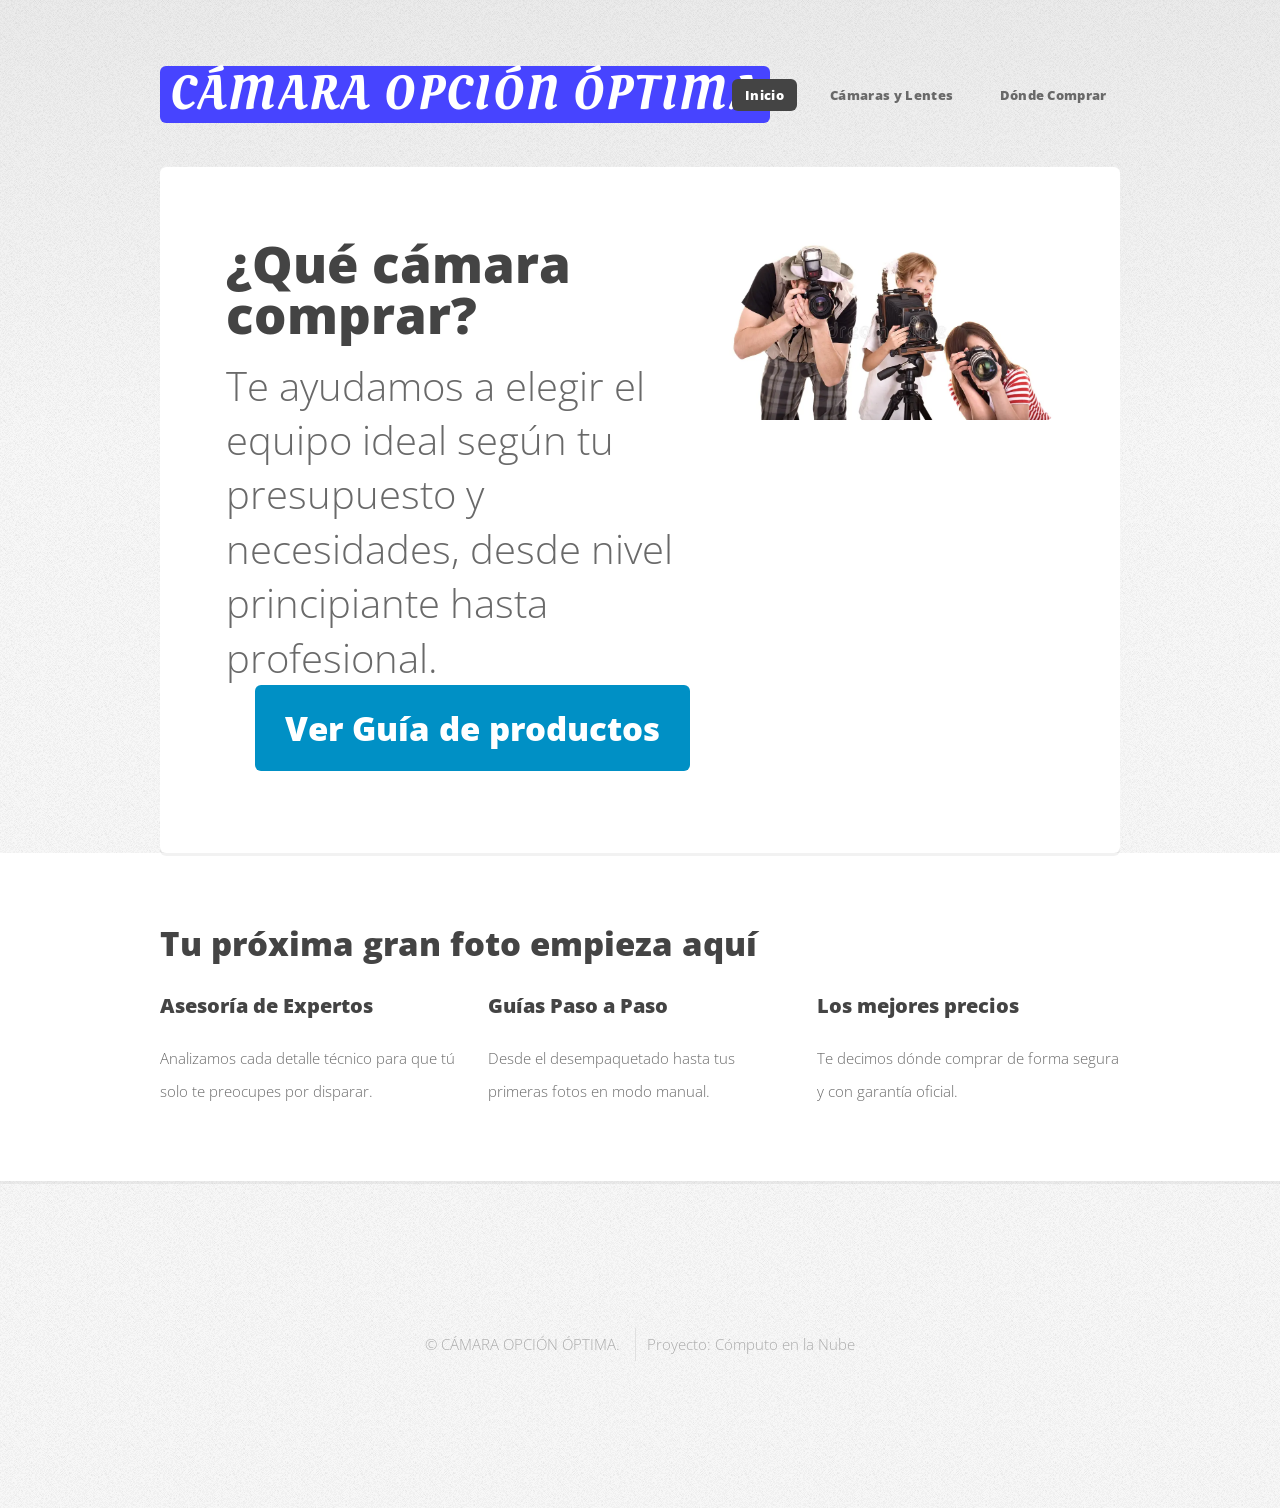
<file: index.html>
<!DOCTYPE HTML>
<html lang="es">
	<head>
		<title>Inicio - Cámara Opción Óptima</title>
		<meta charset="utf-8" />
		<meta name="viewport" content="width=device-width, initial-scale=1, user-scalable=no" />
		<link rel="stylesheet" href="assets/css/main.css" />
	</head>
	<body class="is-preload homepage">
		<div id="page-wrapper">

			<div id="header-wrapper">
					<header id="header" class="container">
						<div id="logo">
								<h1><a href="index.html">CÁMARA OPCIÓN ÓPTIMA</a></h1>
							</div>
						<nav id="nav">
								<ul>
									<li class="current"><a href="index.html">Inicio</a></li>
									<li><a href="productos.html">Cámaras y Lentes</a></li>
									<li><a href="donde-comprar.html">Dónde Comprar</a></li>
								</ul>
							</nav>
					</header>
				</div>

			<div id="banner-wrapper">
					<div id="banner" class="box container">
						<div class="row">
							<div class="col-7 col-12-medium">
								<h2>¿Qué cámara comprar?</h2>
								<p>Te ayudamos a elegir el equipo ideal según tu presupuesto y necesidades, desde nivel principiante hasta profesional.</p>
								<ul class="actions">
									<li><a href="productos.html" class="button large">Ver Guía de productos</a></li>
								</ul>
							</div>
							<div class="col-5 col-12-medium">
								<span class="image featured"><img src="images/banner_portada.jpg" alt="Persona feliz usando cámara profesional" /></span>
							</div>
						</div>
					</div>
				</div>

			<div id="main-wrapper">
					<div class="container">
						<section id="features">
							<header class="major">
								<h2>Tu próxima gran foto empieza aquí</h2>
							</header>
							<div class="row">
								<div class="col-4 col-12-medium">
									<section>
										<h3>Asesoría de Expertos</h3>
										<p>Analizamos cada detalle técnico para que tú solo te preocupes por disparar.</p>
									</section>
								</div>
								<div class="col-4 col-12-medium">
									<section>
										<h3>Guías Paso a Paso</h3>
										<p>Desde el desempaquetado hasta tus primeras fotos en modo manual.</p>
									</section>
								</div>
								<div class="col-4 col-12-medium">
									<section>
										<h3>Los mejores precios</h3>
										<p>Te decimos dónde comprar de forma segura y con garantía oficial.</p>
									</section>
								</div>
							</div>
						</section>
					</div>
				</div>

			<div id="footer-wrapper">
					<footer id="footer" class="container">
						<div id="copyright">
							<ul class="menu">
								<li>&copy; CÁMARA OPCIÓN ÓPTIMA.</li>
								<li>Proyecto: Cómputo en la Nube</li>
							</ul>
						</div>
					</footer>
				</div>
		</div>

		<script src="assets/js/jquery.min.js"></script>
			<script src="assets/js/jquery.dropotron.min.js"></script>
			<script src="assets/js/browser.min.js"></script>
			<script src="assets/js/breakpoints.min.js"></script>
			<script src="assets/js/util.js"></script>
			<script src="assets/js/main.js"></script>
	</body>
</html>
</file>
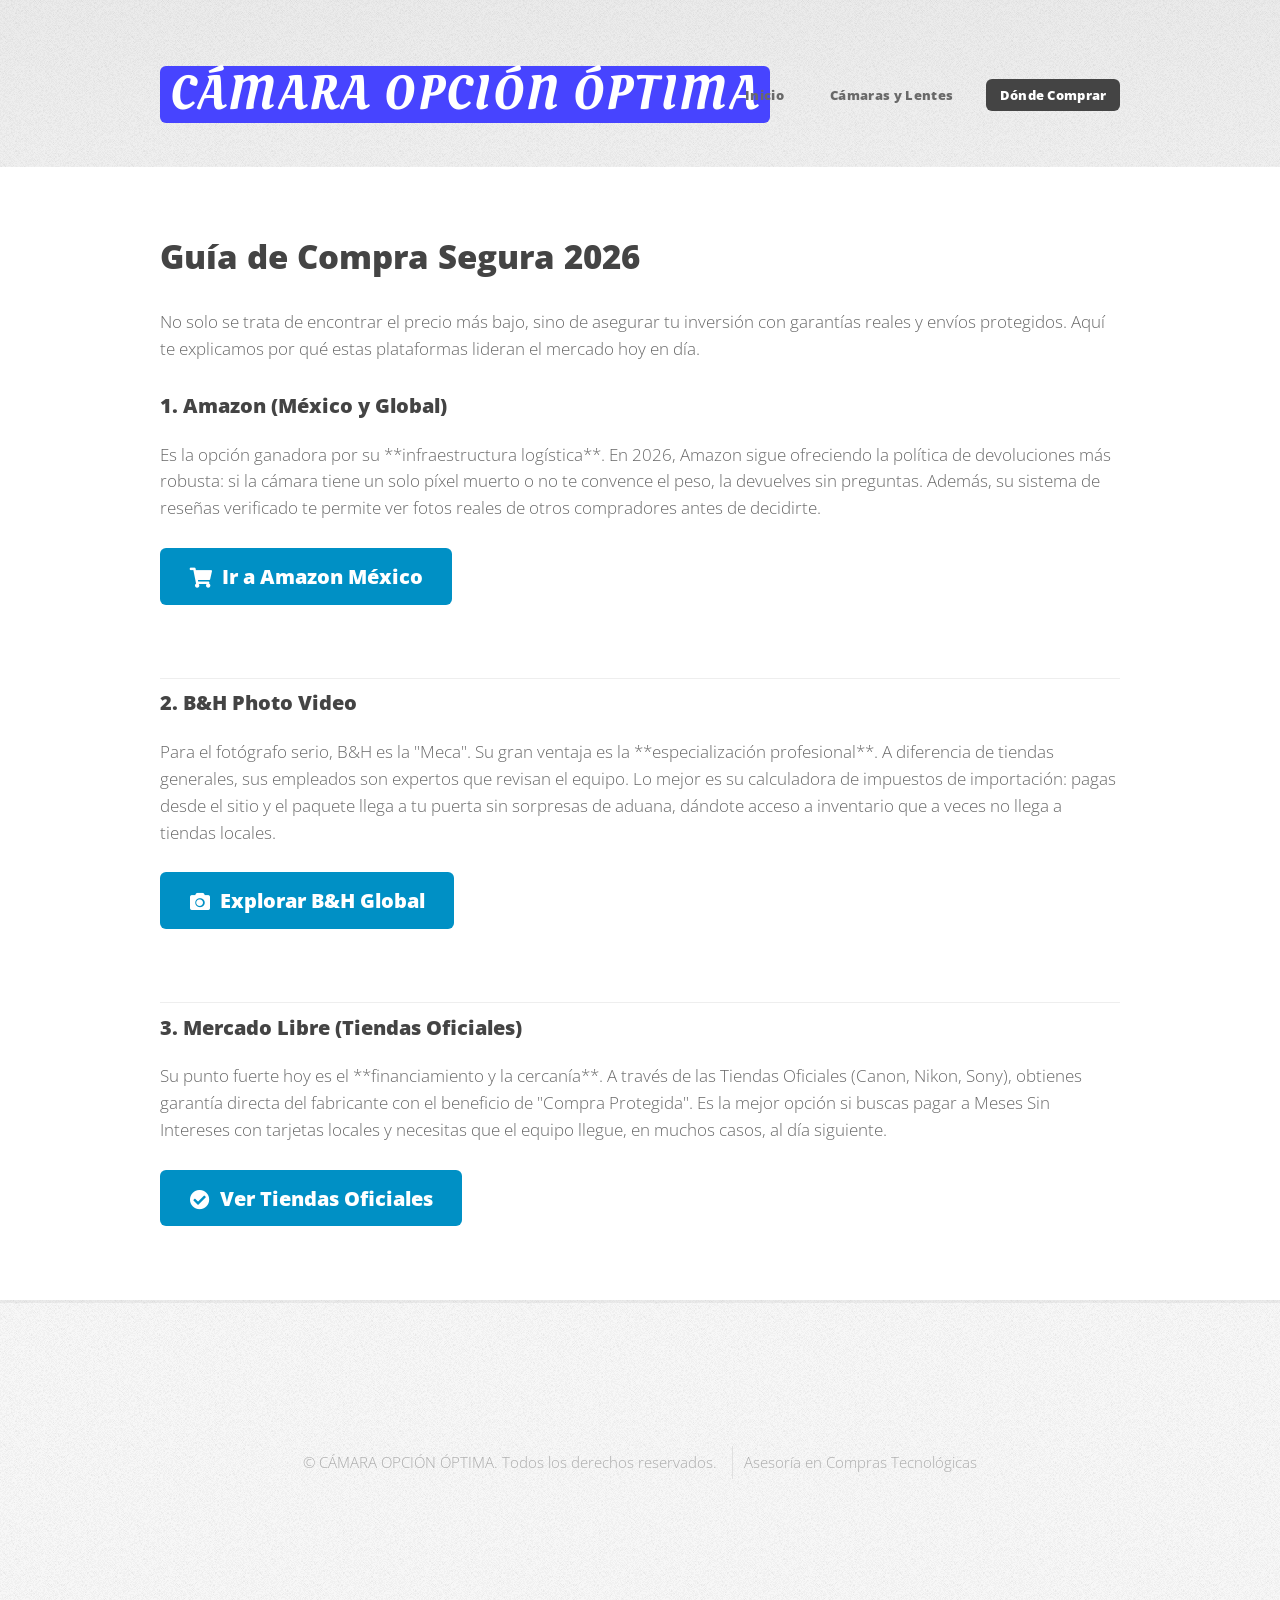
<file: donde-comprar.html>
<!DOCTYPE HTML>
<html>
    <head>
        <title>Dónde Comprar - Cámara Opción Óptima</title>
        <meta charset="utf-8" />
        <meta name="viewport" content="width=device-width, initial-scale=1, user-scalable=no" />
        <link rel="stylesheet" href="assets/css/main.css" />
        <style>
            /* Ajuste rápido para el tamaño de letra de las descripciones */
            .tienda-desc {
                font-size: 1.15em;
                line-height: 1.6em;
                margin-bottom: 1.5em;
            }
            .link-tienda {
                font-weight: bold;
                text-decoration: underline;
                color: #4466cc;
            }
        </style>
    </head>
    <body class="is-preload no-sidebar">
        <div id="page-wrapper">

            <div id="header-wrapper">
                    <header id="header" class="container">
                        <div id="logo">
                                <h1><a href="index.html">CÁMARA OPCIÓN ÓPTIMA</a></h1>
                            </div>
                        <nav id="nav">
                                <ul>
                                    <li><a href="index.html">Inicio</a></li>
                                    <li><a href="productos.html">Cámaras y Lentes</a></li>
                                    <li class="current"><a href="donde-comprar.html">Dónde Comprar</a></li>
                                </ul>
                            </nav>
                    </header>
                </div>

            <div id="main-wrapper">
                    <div class="container">
                        <div id="content">

                            <article>
                                    <h2>Guía de Compra Segura 2026</h2>
                                    <p class="tienda-desc">No solo se trata de encontrar el precio más bajo, sino de asegurar tu inversión con garantías reales y envíos protegidos. Aquí te explicamos por qué estas plataformas lideran el mercado hoy en día.</p>

                                    <section>
                                        <h3>1. Amazon (México y Global)</h3>
                                        <p class="tienda-desc">
                                            Es la opción ganadora por su **infraestructura logística**. En 2026, Amazon sigue ofreciendo la política de devoluciones más robusta: si la cámara tiene un solo píxel muerto o no te convence el peso, la devuelves sin preguntas. Además, su sistema de reseñas verificado te permite ver fotos reales de otros compradores antes de decidirte.
                                        </p>
                                        <p><a href="https://www.amazon.com.mx" target="_blank" class="button icon solid fa-shopping-cart">Ir a Amazon México</a></p>
                                    </section>

                                    <hr />

                                    <section>
                                        <h3>2. B&H Photo Video</h3>
                                        <p class="tienda-desc">
                                            Para el fotógrafo serio, B&H es la "Meca". Su gran ventaja es la **especialización profesional**. A diferencia de tiendas generales, sus empleados son expertos que revisan el equipo. Lo mejor es su calculadora de impuestos de importación: pagas desde el sitio y el paquete llega a tu puerta sin sorpresas de aduana, dándote acceso a inventario que a veces no llega a tiendas locales.
                                        </p>
                                        <p><a href="https://www.bhphotovideo.com" target="_blank" class="button icon solid fa-camera">Explorar B&H Global</a></p>
                                    </section>

                                    <hr />

                                    <section>
                                        <h3>3. Mercado Libre (Tiendas Oficiales)</h3>
                                        <p class="tienda-desc">
                                            Su punto fuerte hoy es el **financiamiento y la cercanía**. A través de las Tiendas Oficiales (Canon, Nikon, Sony), obtienes garantía directa del fabricante con el beneficio de "Compra Protegida". Es la mejor opción si buscas pagar a Meses Sin Intereses con tarjetas locales y necesitas que el equipo llegue, en muchos casos, al día siguiente.
                                        </p>
                                        <p><a href="https://www.mercadolibre.com.mx/tiendas-oficiales" target="_blank" class="button icon solid fa-check-circle">Ver Tiendas Oficiales</a></p>
                                    </section>
                                </article>

                        </div>
                    </div>
                </div>

            <div id="footer-wrapper">
                    <footer id="footer" class="container">
                        <div id="copyright">
                            <ul class="menu">
                                <li>&copy; CÁMARA OPCIÓN ÓPTIMA. Todos los derechos reservados.</li>
                                <li>Asesoría en Compras Tecnológicas</li>
                            </ul>
                        </div>
                    </footer>
                </div>
        </div>

        <script src="assets/js/jquery.min.js"></script>
            <script src="assets/js/jquery.dropotron.min.js"></script>
            <script src="assets/js/browser.min.js"></script>
            <script src="assets/js/breakpoints.min.js"></script>
            <script src="assets/js/util.js"></script>
            <script src="assets/js/main.js"></script>
    </body>
</html>
</file>
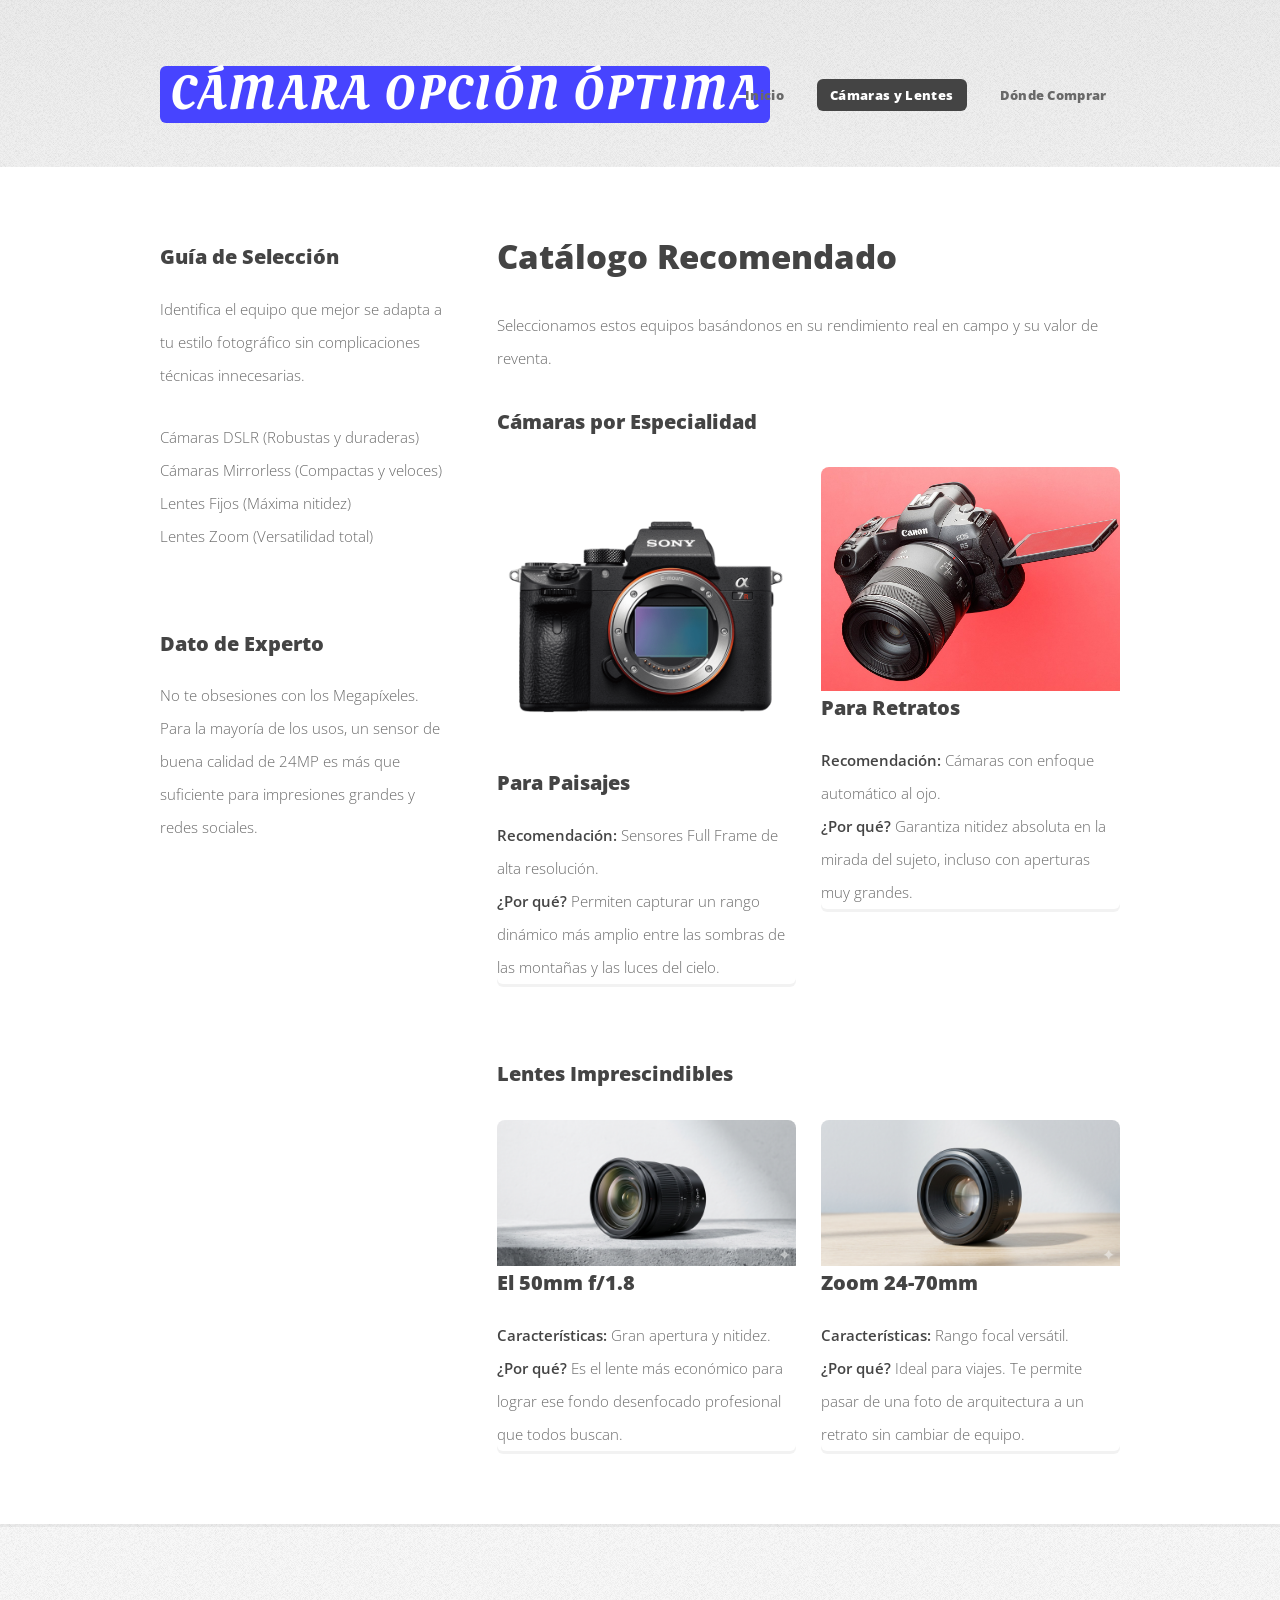
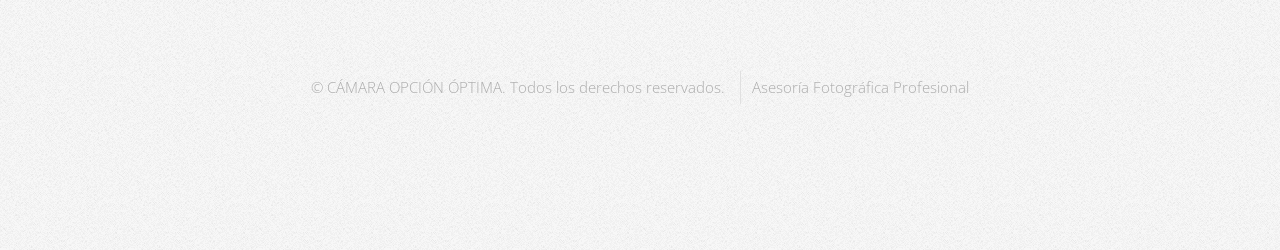
<file: productos.html>
<!DOCTYPE HTML>
<html>
	<head>
		<title>Cámaras y Lentes - Cámara Opción Óptima</title>
		<meta charset="utf-8" />
		<meta name="viewport" content="width=device-width, initial-scale=1, user-scalable=no" />
		<link rel="stylesheet" href="assets/css/main.css" />
	</head>
	<body class="is-preload left-sidebar">
		<div id="page-wrapper">

			<div id="header-wrapper">
					<header id="header" class="container">

						<div id="logo">
								<h1><a href="index.html">CÁMARA OPCIÓN ÓPTIMA</a></h1>
							</div>

						<nav id="nav">
								<ul>
									<li><a href="index.html">Inicio</a></li>
									<li class="current"><a href="productos.html">Cámaras y Lentes</a></li>
									<li><a href="donde-comprar.html">Dónde Comprar</a></li>
								</ul>
							</nav>

					</header>
				</div>

			<div id="main-wrapper">
					<div class="container">
						<div class="row gtr-200">
							<div class="col-4 col-12-medium">
								<div id="sidebar">

									<section>
											<h3>Guía de Selección</h3>
											<p>Identifica el equipo que mejor se adapta a tu estilo fotográfico sin complicaciones técnicas innecesarias.</p>
											<ul class="style2">
												<li>Cámaras DSLR (Robustas y duraderas)</li>
												<li>Cámaras Mirrorless (Compactas y veloces)</li>
												<li>Lentes Fijos (Máxima nitidez)</li>
												<li>Lentes Zoom (Versatilidad total)</li>
											</ul>
										</section>

										<section>
											<h3>Dato de Experto</h3>
											<p>No te obsesiones con los Megapíxeles. Para la mayoría de los usos, un sensor de buena calidad de 24MP es más que suficiente para impresiones grandes y redes sociales.</p>
										</section>

								</div>
							</div>
							<div class="col-8 col-12-medium imp-medium">
								<div id="content">

									<article>
											<h2>Catálogo Recomendado</h2>
											<p>Seleccionamos estos equipos basándonos en su rendimiento real en campo y su valor de reventa.</p>

											<section>
												<header class="major">
													<h3>Cámaras por Especialidad</h3>
												</header>
												<div class="row">
													<div class="col-6 col-12-small">
														<section class="box feature">
															<span class="image featured"><img src="images/camara_paisajes.jpg" alt="Cámara Paisaje" /></span>
															<h3>Para Paisajes</h3>
															<p><strong>Recomendación:</strong> Sensores Full Frame de alta resolución.<br />
															<strong>¿Por qué?</strong> Permiten capturar un rango dinámico más amplio entre las sombras de las montañas y las luces del cielo.</p>
														</section>
													</div>
													<div class="col-6 col-12-small">
														<section class="box feature">
															<span class="image featured"><img src="images/camara_retratos.jpg" alt="Cámara Retrato" /></span>
															<h3>Para Retratos</h3>
															<p><strong>Recomendación:</strong> Cámaras con enfoque automático al ojo.<br />
															<strong>¿Por qué?</strong> Garantiza nitidez absoluta en la mirada del sujeto, incluso con aperturas muy grandes.</p>
														</section>
													</div>
												</div>
											</section>

											<section>
												<header class="major">
													<h3>Lentes Imprescindibles</h3>
												</header>
												<div class="row">
													<div class="col-6 col-12-small">
														<section class="box feature">
															<span class="image featured"><img src="images/lente_50mm.jpg" alt="Lente Fijo" /></span>
															<h3>El 50mm f/1.8</h3>
															<p><strong>Características:</strong> Gran apertura y nitidez.<br />
															<strong>¿Por qué?</strong> Es el lente más económico para lograr ese fondo desenfocado profesional que todos buscan.</p>
														</section>
													</div>
													<div class="col-6 col-12-small">
														<section class="box feature">
															<span class="image featured"><img src="images/lente_zoom.jpg" alt="Lente Zoom" /></span>
															<h3>Zoom 24-70mm</h3>
															<p><strong>Características:</strong> Rango focal versátil.<br />
															<strong>¿Por qué?</strong> Ideal para viajes. Te permite pasar de una foto de arquitectura a un retrato sin cambiar de equipo.</p>
														</section>
													</div>
												</div>
											</section>
										</article>

								</div>
							</div>
						</div>
					</div>
				</div>

			<div id="footer-wrapper">
					<footer id="footer" class="container">
						<div id="copyright">
							<ul class="menu">
								<li>&copy; CÁMARA OPCIÓN ÓPTIMA. Todos los derechos reservados.</li>
								<li>Asesoría Fotográfica Profesional</li>
							</ul>
						</div>
					</footer>
				</div>

		</div>

		<script src="assets/js/jquery.min.js"></script>
			<script src="assets/js/jquery.dropotron.min.js"></script>
			<script src="assets/js/browser.min.js"></script>
			<script src="assets/js/breakpoints.min.js"></script>
			<script src="assets/js/util.js"></script>
			<script src="assets/js/main.js"></script>

	</body>
</html>
</file>
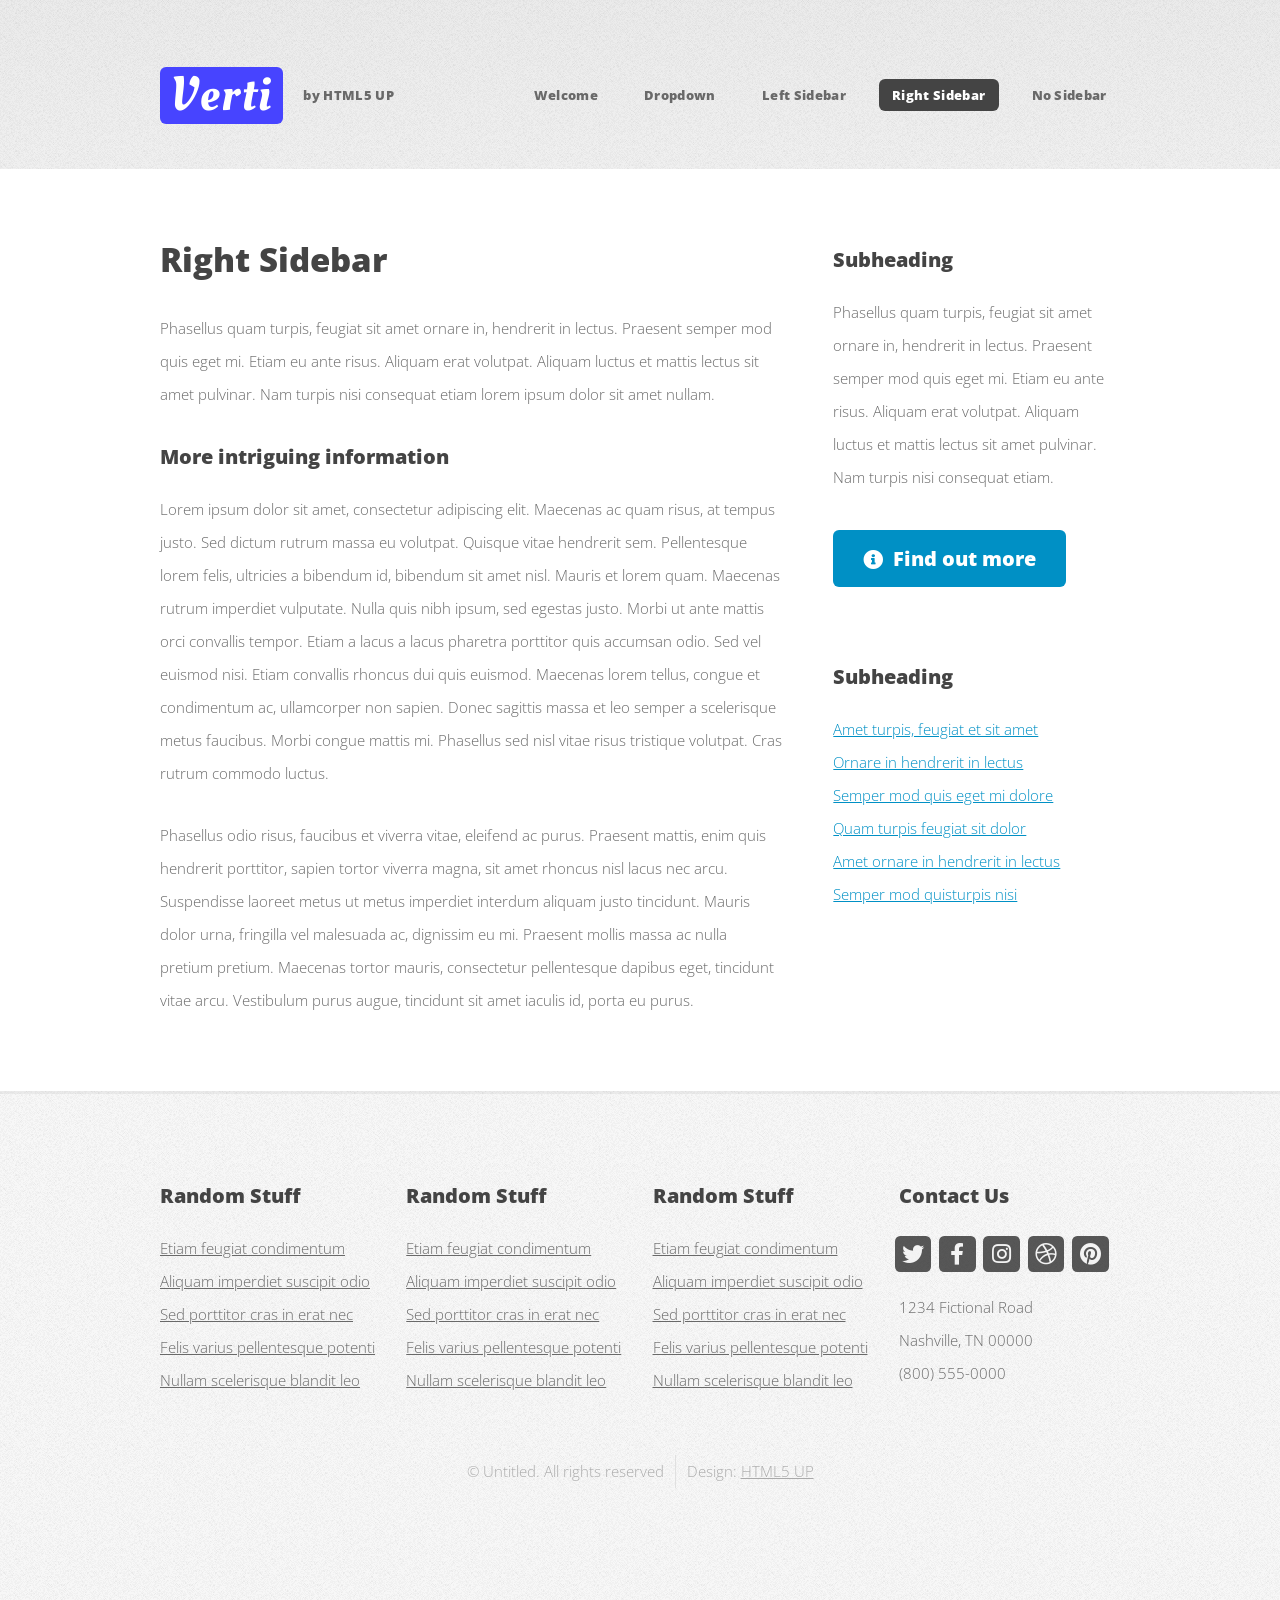
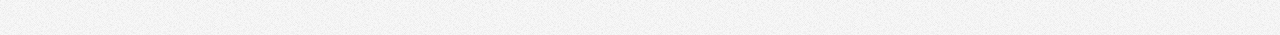
<file: right-sidebar.html>
<!DOCTYPE HTML>
<!--
	Verti by HTML5 UP
	html5up.net | @ajlkn
	Free for personal and commercial use under the CCA 3.0 license (html5up.net/license)
-->
<html>
	<head>
		<title>Verti by HTML5 UP</title>
		<meta charset="utf-8" />
		<meta name="viewport" content="width=device-width, initial-scale=1, user-scalable=no" />
		<link rel="stylesheet" href="assets/css/main.css" />
	</head>
	<body class="is-preload right-sidebar">
		<div id="page-wrapper">

			<!-- Header -->
				<div id="header-wrapper">
					<header id="header" class="container">

						<!-- Logo -->
							<div id="logo">
								<h1><a href="index.html">Verti</a></h1>
								<span>by HTML5 UP</span>
							</div>

						<!-- Nav -->
							<nav id="nav">
								<ul>
									<li><a href="index.html">Welcome</a></li>
									<li>
										<a href="#">Dropdown</a>
										<ul>
											<li><a href="#">Lorem ipsum dolor</a></li>
											<li><a href="#">Magna phasellus</a></li>
											<li>
												<a href="#">Phasellus consequat</a>
												<ul>
													<li><a href="#">Lorem ipsum dolor</a></li>
													<li><a href="#">Phasellus consequat</a></li>
													<li><a href="#">Magna phasellus</a></li>
													<li><a href="#">Etiam dolore nisl</a></li>
												</ul>
											</li>
											<li><a href="#">Veroeros feugiat</a></li>
										</ul>
									</li>
									<li><a href="left-sidebar.html">Left Sidebar</a></li>
									<li class="current"><a href="right-sidebar.html">Right Sidebar</a></li>
									<li><a href="no-sidebar.html">No Sidebar</a></li>
								</ul>
							</nav>

					</header>
				</div>

			<!-- Main -->
				<div id="main-wrapper">
					<div class="container">
						<div class="row gtr-200">
							<div class="col-8 col-12-medium">
								<div id="content">

									<!-- Content -->
										<article>

											<h2>Right Sidebar</h2>

											<p>Phasellus quam turpis, feugiat sit amet ornare in, hendrerit in lectus.
											Praesent semper mod quis eget mi. Etiam eu ante risus. Aliquam erat volutpat.
											Aliquam luctus et mattis lectus sit amet pulvinar. Nam turpis nisi
											consequat etiam lorem ipsum dolor sit amet nullam.</p>

											<h3>More intriguing information</h3>
											<p>Lorem ipsum dolor sit amet, consectetur adipiscing elit. Maecenas ac quam risus, at tempus
											justo. Sed dictum rutrum massa eu volutpat. Quisque vitae hendrerit sem. Pellentesque lorem felis,
											ultricies a bibendum id, bibendum sit amet nisl. Mauris et lorem quam. Maecenas rutrum imperdiet
											vulputate. Nulla quis nibh ipsum, sed egestas justo. Morbi ut ante mattis orci convallis tempor.
											Etiam a lacus a lacus pharetra porttitor quis accumsan odio. Sed vel euismod nisi. Etiam convallis
											rhoncus dui quis euismod. Maecenas lorem tellus, congue et condimentum ac, ullamcorper non sapien.
											Donec sagittis massa et leo semper a scelerisque metus faucibus. Morbi congue mattis mi.
											Phasellus sed nisl vitae risus tristique volutpat. Cras rutrum commodo luctus.</p>

											<p>Phasellus odio risus, faucibus et viverra vitae, eleifend ac purus. Praesent mattis, enim
											quis hendrerit porttitor, sapien tortor viverra magna, sit amet rhoncus nisl lacus nec arcu.
											Suspendisse laoreet metus ut metus imperdiet interdum aliquam justo tincidunt. Mauris dolor urna,
											fringilla vel malesuada ac, dignissim eu mi. Praesent mollis massa ac nulla pretium pretium.
											Maecenas tortor mauris, consectetur pellentesque dapibus eget, tincidunt vitae arcu.
											Vestibulum purus augue, tincidunt sit amet iaculis id, porta eu purus.</p>

										</article>

								</div>
							</div>
							<div class="col-4 col-12-medium">
								<div id="sidebar">

									<!-- Sidebar -->
										<section>
											<h3>Subheading</h3>
											<p>Phasellus quam turpis, feugiat sit amet ornare in, hendrerit in lectus.
											Praesent semper mod quis eget mi. Etiam eu ante risus. Aliquam erat volutpat.
											Aliquam luctus et mattis lectus sit amet pulvinar. Nam turpis nisi
											consequat etiam.</p>
											<footer>
												<a href="#" class="button icon solid fa-info-circle">Find out more</a>
											</footer>
										</section>

										<section>
											<h3>Subheading</h3>
											<ul class="style2">
												<li><a href="#">Amet turpis, feugiat et sit amet</a></li>
												<li><a href="#">Ornare in hendrerit in lectus</a></li>
												<li><a href="#">Semper mod quis eget mi dolore</a></li>
												<li><a href="#">Quam turpis feugiat sit dolor</a></li>
												<li><a href="#">Amet ornare in hendrerit in lectus</a></li>
												<li><a href="#">Semper mod quisturpis nisi</a></li>
											</ul>
										</section>

								</div>
							</div>
						</div>
					</div>
				</div>

			<!-- Footer -->
				<div id="footer-wrapper">
					<footer id="footer" class="container">
						<div class="row">
							<div class="col-3 col-6-medium col-12-small">

								<!-- Links -->
									<section class="widget links">
										<h3>Random Stuff</h3>
										<ul class="style2">
											<li><a href="#">Etiam feugiat condimentum</a></li>
											<li><a href="#">Aliquam imperdiet suscipit odio</a></li>
											<li><a href="#">Sed porttitor cras in erat nec</a></li>
											<li><a href="#">Felis varius pellentesque potenti</a></li>
											<li><a href="#">Nullam scelerisque blandit leo</a></li>
										</ul>
									</section>

							</div>
							<div class="col-3 col-6-medium col-12-small">

								<!-- Links -->
									<section class="widget links">
										<h3>Random Stuff</h3>
										<ul class="style2">
											<li><a href="#">Etiam feugiat condimentum</a></li>
											<li><a href="#">Aliquam imperdiet suscipit odio</a></li>
											<li><a href="#">Sed porttitor cras in erat nec</a></li>
											<li><a href="#">Felis varius pellentesque potenti</a></li>
											<li><a href="#">Nullam scelerisque blandit leo</a></li>
										</ul>
									</section>

							</div>
							<div class="col-3 col-6-medium col-12-small">

								<!-- Links -->
									<section class="widget links">
										<h3>Random Stuff</h3>
										<ul class="style2">
											<li><a href="#">Etiam feugiat condimentum</a></li>
											<li><a href="#">Aliquam imperdiet suscipit odio</a></li>
											<li><a href="#">Sed porttitor cras in erat nec</a></li>
											<li><a href="#">Felis varius pellentesque potenti</a></li>
											<li><a href="#">Nullam scelerisque blandit leo</a></li>
										</ul>
									</section>

							</div>
							<div class="col-3 col-6-medium col-12-small">

								<!-- Contact -->
									<section class="widget contact">
										<h3>Contact Us</h3>
										<ul>
											<li><a href="#" class="icon brands fa-twitter"><span class="label">Twitter</span></a></li>
											<li><a href="#" class="icon brands fa-facebook-f"><span class="label">Facebook</span></a></li>
											<li><a href="#" class="icon brands fa-instagram"><span class="label">Instagram</span></a></li>
											<li><a href="#" class="icon brands fa-dribbble"><span class="label">Dribbble</span></a></li>
											<li><a href="#" class="icon brands fa-pinterest"><span class="label">Pinterest</span></a></li>
										</ul>
										<p>1234 Fictional Road<br />
										Nashville, TN 00000<br />
										(800) 555-0000</p>
									</section>

							</div>
						</div>
						<div class="row">
							<div class="col-12">
								<div id="copyright">
									<ul class="menu">
										<li>&copy; Untitled. All rights reserved</li><li>Design: <a href="http://html5up.net">HTML5 UP</a></li>
									</ul>
								</div>
							</div>
						</div>
					</footer>
				</div>

			</div>

		<!-- Scripts -->

			<script src="assets/js/jquery.min.js"></script>
			<script src="assets/js/jquery.dropotron.min.js"></script>
			<script src="assets/js/browser.min.js"></script>
			<script src="assets/js/breakpoints.min.js"></script>
			<script src="assets/js/util.js"></script>
			<script src="assets/js/main.js"></script>

	</body>
</html>
</file>
<file: assets/css/main.css>
@import url("fontawesome-all.min.css");
@import url("https://fonts.googleapis.com/css?family=Oleo+Script:400|Open+Sans:300,300italic,600,600italic,800");

/*
	Verti by HTML5 UP
	html5up.net | @ajlkn
	Free for personal and commercial use under the CCA 3.0 license (html5up.net/license)
*/

html, body, div, span, applet, object,
iframe, h1, h2, h3, h4, h5, h6, p, blockquote,
pre, a, abbr, acronym, address, big, cite,
code, del, dfn, em, img, ins, kbd, q, s, samp,
small, strike, strong, sub, sup, tt, var, b,
u, i, center, dl, dt, dd, ol, ul, li, fieldset,
form, label, legend, table, caption, tbody,
tfoot, thead, tr, th, td, article, aside,
canvas, details, embed, figure, figcaption,
footer, header, hgroup, menu, nav, output, ruby,
section, summary, time, mark, audio, video {
	margin: 0;
	padding: 0;
	border: 0;
	font-size: 100%;
	font: inherit;
	vertical-align: baseline;}

article, aside, details, figcaption, figure,
footer, header, hgroup, menu, nav, section {
	display: block;}

body {
	line-height: 1;
}

ol, ul {
	list-style: none;
}

blockquote, q {
	quotes: none;
}

	blockquote:before, blockquote:after, q:before, q:after {
		content: '';
		content: none;
	}

table {
	border-collapse: collapse;
	border-spacing: 0;
}

body {
	-webkit-text-size-adjust: none;
}

mark {
	background-color: transparent;
	color: inherit;
}

input::-moz-focus-inner {
	border: 0;
	padding: 0;
}

input, select, textarea {
	-moz-appearance: none;
	-webkit-appearance: none;
	-ms-appearance: none;
	appearance: none;
}

/* Basic */

	@-ms-viewport {
		width: device-width;
	}

	html {
		box-sizing: border-box;
	}

	*, *:before, *:after {
		box-sizing: inherit;
	}

	body {
		background-image: -moz-linear-gradient(top, rgba(0, 0, 0, 0.05), rgba(0, 0, 0, 0)), url("images/bg01.png");
		background-image: -webkit-linear-gradient(top, rgba(0, 0, 0, 0.05), rgba(0, 0, 0, 0)), url("images/bg01.png");
		background-image: -ms-linear-gradient(top, rgba(0, 0, 0, 0.05), rgba(0, 0, 0, 0)), url("images/bg01.png");
		background-image: linear-gradient(top, rgba(0, 0, 0, 0.05), rgba(0, 0, 0, 0)), url("images/bg01.png");
		background-color: #f7f7f7;
		background-position: top left, top left;
		background-repeat: repeat-x, repeat;
		background-size: 100% 30em, auto;
		font-family: 'Open Sans', sans-serif;
		font-size: 13pt;
		color: #696969;
		font-weight: 300;
		line-height: 2.25em;
	}

		body.is-preload *, body.is-preload *:before, body.is-preload *:after {
			-moz-animation: none !important;
			-webkit-animation: none !important;
			-ms-animation: none !important;
			animation: none !important;
			-moz-transition: none !important;
			-webkit-transition: none !important;
			-ms-transition: none !important;
			transition: none !important;
		}

	input, select, textarea {
		font-family: 'Open Sans', sans-serif;
		font-size: 13pt;
		color: #696969;
		font-weight: 300;
		line-height: 2.25em;
	}

	a {
		color: #0090c5;
		text-decoration: underline;
	}

		a:hover {
			text-decoration: none;
		}

	h1, h2, h3, h4, h5, h6 {
		color: #444;
		font-weight: 800;
	}

		h1 a, h2 a, h3 a, h4 a, h5 a, h6 a {
			color: inherit;
			text-decoration: none;
			outline: 0;
		}

	h2 {
		font-size: 2.25em;
		margin: 0 0 1.1em 0;
		line-height: 1em;
	}

	h3 {
		font-size: 1.35em;
		margin: 0 0 1em 0;
	}

	b, strong {
		font-weight: 600;
		color: #444;
	}

	i, em {
		font-style: italic;
	}

	br.clear {
		clear: both;
	}

	sub {
		position: relative;
		top: 0.5em;
		font-size: 0.8em;
	}

	sup {
		position: relative;
		top: -0.5em;
		font-size: 0.8em;
	}

	hr {
		border: 0;
		border-top: solid 1px #eee;
	}

	blockquote {
		border-left: solid 0.5em #eee;
		padding: 1em 0 1em 2em;
		font-style: italic;
	}

	p, ul, ol, dl, table {
		margin-bottom: 2em;
	}

/* Container */

	.container {
		margin: 0 auto;
		max-width: 100%;
		width: 1400px;
	}

		@media screen and (max-width: 1680px) {

			.container {
				width: 1200px;
			}

		}

		@media screen and (max-width: 1280px) {

			.container {
				width: 960px;
			}

		}

		@media screen and (max-width: 980px) {

			.container {
				width: 90%;
			}

		}

		@media screen and (max-width: 736px) {

			.container {
				width: 100%;
			}

		}

/* Row */

	.row {
		display: flex;
		flex-wrap: wrap;
		box-sizing: border-box;
		align-items: stretch;
	}

		.row > * {
			box-sizing: border-box;
		}

		.row.gtr-uniform > * > :last-child {
			margin-bottom: 0;
		}

		.row.aln-left {
			justify-content: flex-start;
		}

		.row.aln-center {
			justify-content: center;
		}

		.row.aln-right {
			justify-content: flex-end;
		}

		.row.aln-top {
			align-items: flex-start;
		}

		.row.aln-middle {
			align-items: center;
		}

		.row.aln-bottom {
			align-items: flex-end;
		}

		.row > .imp {
			order: -1;
		}

		.row > .col-1 {
			width: 8.33333%;
		}

		.row > .off-1 {
			margin-left: 8.33333%;
		}

		.row > .col-2 {
			width: 16.66667%;
		}

		.row > .off-2 {
			margin-left: 16.66667%;
		}

		.row > .col-3 {
			width: 25%;
		}

		.row > .off-3 {
			margin-left: 25%;
		}

		.row > .col-4 {
			width: 33.33333%;
		}

		.row > .off-4 {
			margin-left: 33.33333%;
		}

		.row > .col-5 {
			width: 41.66667%;
		}

		.row > .off-5 {
			margin-left: 41.66667%;
		}

		.row > .col-6 {
			width: 50%;
		}

		.row > .off-6 {
			margin-left: 50%;
		}

		.row > .col-7 {
			width: 58.33333%;
		}

		.row > .off-7 {
			margin-left: 58.33333%;
		}

		.row > .col-8 {
			width: 66.66667%;
		}

		.row > .off-8 {
			margin-left: 66.66667%;
		}

		.row > .col-9 {
			width: 75%;
		}

		.row > .off-9 {
			margin-left: 75%;
		}

		.row > .col-10 {
			width: 83.33333%;
		}

		.row > .off-10 {
			margin-left: 83.33333%;
		}

		.row > .col-11 {
			width: 91.66667%;
		}

		.row > .off-11 {
			margin-left: 91.66667%;
		}

		.row > .col-12 {
			width: 100%;
		}

		.row > .off-12 {
			margin-left: 100%;
		}

		.row.gtr-0 {
			margin-top: 0px;
			margin-left: 0px;
		}

			.row.gtr-0 > * {
				padding: 0px 0 0 0px;
			}

			.row.gtr-0.gtr-uniform {
				margin-top: 0px;
			}

				.row.gtr-0.gtr-uniform > * {
					padding-top: 0px;
				}

		.row.gtr-25 {
			margin-top: -10px;
			margin-left: -10px;
		}

			.row.gtr-25 > * {
				padding: 10px 0 0 10px;
			}

			.row.gtr-25.gtr-uniform {
				margin-top: -10px;
			}

				.row.gtr-25.gtr-uniform > * {
					padding-top: 10px;
				}

		.row.gtr-50 {
			margin-top: -20px;
			margin-left: -20px;
		}

			.row.gtr-50 > * {
				padding: 20px 0 0 20px;
			}

			.row.gtr-50.gtr-uniform {
				margin-top: -20px;
			}

				.row.gtr-50.gtr-uniform > * {
					padding-top: 20px;
				}

		.row {
			margin-top: -40px;
			margin-left: -40px;
		}

			.row > * {
				padding: 40px 0 0 40px;
			}

			.row.gtr-uniform {
				margin-top: -40px;
			}

				.row.gtr-uniform > * {
					padding-top: 40px;
				}

		.row.gtr-150 {
			margin-top: -60px;
			margin-left: -60px;
		}

			.row.gtr-150 > * {
				padding: 60px 0 0 60px;
			}

			.row.gtr-150.gtr-uniform {
				margin-top: -60px;
			}

				.row.gtr-150.gtr-uniform > * {
					padding-top: 60px;
				}

		.row.gtr-200 {
			margin-top: -80px;
			margin-left: -80px;
		}

			.row.gtr-200 > * {
				padding: 80px 0 0 80px;
			}

			.row.gtr-200.gtr-uniform {
				margin-top: -80px;
			}

				.row.gtr-200.gtr-uniform > * {
					padding-top: 80px;
				}

		@media screen and (max-width: 1680px) {

			.row {
				display: flex;
				flex-wrap: wrap;
				box-sizing: border-box;
				align-items: stretch;
			}

				.row > * {
					box-sizing: border-box;
				}

				.row.gtr-uniform > * > :last-child {
					margin-bottom: 0;
				}

				.row.aln-left {
					justify-content: flex-start;
				}

				.row.aln-center {
					justify-content: center;
				}

				.row.aln-right {
					justify-content: flex-end;
				}

				.row.aln-top {
					align-items: flex-start;
				}

				.row.aln-middle {
					align-items: center;
				}

				.row.aln-bottom {
					align-items: flex-end;
				}

				.row > .imp-xlarge {
					order: -1;
				}

				.row > .col-1-xlarge {
					width: 8.33333%;
				}

				.row > .off-1-xlarge {
					margin-left: 8.33333%;
				}

				.row > .col-2-xlarge {
					width: 16.66667%;
				}

				.row > .off-2-xlarge {
					margin-left: 16.66667%;
				}

				.row > .col-3-xlarge {
					width: 25%;
				}

				.row > .off-3-xlarge {
					margin-left: 25%;
				}

				.row > .col-4-xlarge {
					width: 33.33333%;
				}

				.row > .off-4-xlarge {
					margin-left: 33.33333%;
				}

				.row > .col-5-xlarge {
					width: 41.66667%;
				}

				.row > .off-5-xlarge {
					margin-left: 41.66667%;
				}

				.row > .col-6-xlarge {
					width: 50%;
				}

				.row > .off-6-xlarge {
					margin-left: 50%;
				}

				.row > .col-7-xlarge {
					width: 58.33333%;
				}

				.row > .off-7-xlarge {
					margin-left: 58.33333%;
				}

				.row > .col-8-xlarge {
					width: 66.66667%;
				}

				.row > .off-8-xlarge {
					margin-left: 66.66667%;
				}

				.row > .col-9-xlarge {
					width: 75%;
				}

				.row > .off-9-xlarge {
					margin-left: 75%;
				}

				.row > .col-10-xlarge {
					width: 83.33333%;
				}

				.row > .off-10-xlarge {
					margin-left: 83.33333%;
				}

				.row > .col-11-xlarge {
					width: 91.66667%;
				}

				.row > .off-11-xlarge {
					margin-left: 91.66667%;
				}

				.row > .col-12-xlarge {
					width: 100%;
				}

				.row > .off-12-xlarge {
					margin-left: 100%;
				}

				.row.gtr-0 {
					margin-top: 0px;
					margin-left: 0px;
				}

					.row.gtr-0 > * {
						padding: 0px 0 0 0px;
					}

					.row.gtr-0.gtr-uniform {
						margin-top: 0px;
					}

						.row.gtr-0.gtr-uniform > * {
							padding-top: 0px;
						}

				.row.gtr-25 {
					margin-top: -10px;
					margin-left: -10px;
				}

					.row.gtr-25 > * {
						padding: 10px 0 0 10px;
					}

					.row.gtr-25.gtr-uniform {
						margin-top: -10px;
					}

						.row.gtr-25.gtr-uniform > * {
							padding-top: 10px;
						}

				.row.gtr-50 {
					margin-top: -20px;
					margin-left: -20px;
				}

					.row.gtr-50 > * {
						padding: 20px 0 0 20px;
					}

					.row.gtr-50.gtr-uniform {
						margin-top: -20px;
					}

						.row.gtr-50.gtr-uniform > * {
							padding-top: 20px;
						}

				.row {
					margin-top: -40px;
					margin-left: -40px;
				}

					.row > * {
						padding: 40px 0 0 40px;
					}

					.row.gtr-uniform {
						margin-top: -40px;
					}

						.row.gtr-uniform > * {
							padding-top: 40px;
						}

				.row.gtr-150 {
					margin-top: -60px;
					margin-left: -60px;
				}

					.row.gtr-150 > * {
						padding: 60px 0 0 60px;
					}

					.row.gtr-150.gtr-uniform {
						margin-top: -60px;
					}

						.row.gtr-150.gtr-uniform > * {
							padding-top: 60px;
						}

				.row.gtr-200 {
					margin-top: -80px;
					margin-left: -80px;
				}

					.row.gtr-200 > * {
						padding: 80px 0 0 80px;
					}

					.row.gtr-200.gtr-uniform {
						margin-top: -80px;
					}

						.row.gtr-200.gtr-uniform > * {
							padding-top: 80px;
						}

		}

		@media screen and (max-width: 1280px) {

			.row {
				display: flex;
				flex-wrap: wrap;
				box-sizing: border-box;
				align-items: stretch;
			}

				.row > * {
					box-sizing: border-box;
				}

				.row.gtr-uniform > * > :last-child {
					margin-bottom: 0;
				}

				.row.aln-left {
					justify-content: flex-start;
				}

				.row.aln-center {
					justify-content: center;
				}

				.row.aln-right {
					justify-content: flex-end;
				}

				.row.aln-top {
					align-items: flex-start;
				}

				.row.aln-middle {
					align-items: center;
				}

				.row.aln-bottom {
					align-items: flex-end;
				}

				.row > .imp-large {
					order: -1;
				}

				.row > .col-1-large {
					width: 8.33333%;
				}

				.row > .off-1-large {
					margin-left: 8.33333%;
				}

				.row > .col-2-large {
					width: 16.66667%;
				}

				.row > .off-2-large {
					margin-left: 16.66667%;
				}

				.row > .col-3-large {
					width: 25%;
				}

				.row > .off-3-large {
					margin-left: 25%;
				}

				.row > .col-4-large {
					width: 33.33333%;
				}

				.row > .off-4-large {
					margin-left: 33.33333%;
				}

				.row > .col-5-large {
					width: 41.66667%;
				}

				.row > .off-5-large {
					margin-left: 41.66667%;
				}

				.row > .col-6-large {
					width: 50%;
				}

				.row > .off-6-large {
					margin-left: 50%;
				}

				.row > .col-7-large {
					width: 58.33333%;
				}

				.row > .off-7-large {
					margin-left: 58.33333%;
				}

				.row > .col-8-large {
					width: 66.66667%;
				}

				.row > .off-8-large {
					margin-left: 66.66667%;
				}

				.row > .col-9-large {
					width: 75%;
				}

				.row > .off-9-large {
					margin-left: 75%;
				}

				.row > .col-10-large {
					width: 83.33333%;
				}

				.row > .off-10-large {
					margin-left: 83.33333%;
				}

				.row > .col-11-large {
					width: 91.66667%;
				}

				.row > .off-11-large {
					margin-left: 91.66667%;
				}

				.row > .col-12-large {
					width: 100%;
				}

				.row > .off-12-large {
					margin-left: 100%;
				}

				.row.gtr-0 {
					margin-top: 0px;
					margin-left: 0px;
				}

					.row.gtr-0 > * {
						padding: 0px 0 0 0px;
					}

					.row.gtr-0.gtr-uniform {
						margin-top: 0px;
					}

						.row.gtr-0.gtr-uniform > * {
							padding-top: 0px;
						}

				.row.gtr-25 {
					margin-top: -6.25px;
					margin-left: -6.25px;
				}

					.row.gtr-25 > * {
						padding: 6.25px 0 0 6.25px;
					}

					.row.gtr-25.gtr-uniform {
						margin-top: -6.25px;
					}

						.row.gtr-25.gtr-uniform > * {
							padding-top: 6.25px;
						}

				.row.gtr-50 {
					margin-top: -12.5px;
					margin-left: -12.5px;
				}

					.row.gtr-50 > * {
						padding: 12.5px 0 0 12.5px;
					}

					.row.gtr-50.gtr-uniform {
						margin-top: -12.5px;
					}

						.row.gtr-50.gtr-uniform > * {
							padding-top: 12.5px;
						}

				.row {
					margin-top: -25px;
					margin-left: -25px;
				}

					.row > * {
						padding: 25px 0 0 25px;
					}

					.row.gtr-uniform {
						margin-top: -25px;
					}

						.row.gtr-uniform > * {
							padding-top: 25px;
						}

				.row.gtr-150 {
					margin-top: -37.5px;
					margin-left: -37.5px;
				}

					.row.gtr-150 > * {
						padding: 37.5px 0 0 37.5px;
					}

					.row.gtr-150.gtr-uniform {
						margin-top: -37.5px;
					}

						.row.gtr-150.gtr-uniform > * {
							padding-top: 37.5px;
						}

				.row.gtr-200 {
					margin-top: -50px;
					margin-left: -50px;
				}

					.row.gtr-200 > * {
						padding: 50px 0 0 50px;
					}

					.row.gtr-200.gtr-uniform {
						margin-top: -50px;
					}

						.row.gtr-200.gtr-uniform > * {
							padding-top: 50px;
						}

		}

		@media screen and (max-width: 980px) {

			.row {
				display: flex;
				flex-wrap: wrap;
				box-sizing: border-box;
				align-items: stretch;
			}

				.row > * {
					box-sizing: border-box;
				}

				.row.gtr-uniform > * > :last-child {
					margin-bottom: 0;
				}

				.row.aln-left {
					justify-content: flex-start;
				}

				.row.aln-center {
					justify-content: center;
				}

				.row.aln-right {
					justify-content: flex-end;
				}

				.row.aln-top {
					align-items: flex-start;
				}

				.row.aln-middle {
					align-items: center;
				}

				.row.aln-bottom {
					align-items: flex-end;
				}

				.row > .imp-medium {
					order: -1;
				}

				.row > .col-1-medium {
					width: 8.33333%;
				}

				.row > .off-1-medium {
					margin-left: 8.33333%;
				}

				.row > .col-2-medium {
					width: 16.66667%;
				}

				.row > .off-2-medium {
					margin-left: 16.66667%;
				}

				.row > .col-3-medium {
					width: 25%;
				}

				.row > .off-3-medium {
					margin-left: 25%;
				}

				.row > .col-4-medium {
					width: 33.33333%;
				}

				.row > .off-4-medium {
					margin-left: 33.33333%;
				}

				.row > .col-5-medium {
					width: 41.66667%;
				}

				.row > .off-5-medium {
					margin-left: 41.66667%;
				}

				.row > .col-6-medium {
					width: 50%;
				}

				.row > .off-6-medium {
					margin-left: 50%;
				}

				.row > .col-7-medium {
					width: 58.33333%;
				}

				.row > .off-7-medium {
					margin-left: 58.33333%;
				}

				.row > .col-8-medium {
					width: 66.66667%;
				}

				.row > .off-8-medium {
					margin-left: 66.66667%;
				}

				.row > .col-9-medium {
					width: 75%;
				}

				.row > .off-9-medium {
					margin-left: 75%;
				}

				.row > .col-10-medium {
					width: 83.33333%;
				}

				.row > .off-10-medium {
					margin-left: 83.33333%;
				}

				.row > .col-11-medium {
					width: 91.66667%;
				}

				.row > .off-11-medium {
					margin-left: 91.66667%;
				}

				.row > .col-12-medium {
					width: 100%;
				}

				.row > .off-12-medium {
					margin-left: 100%;
				}

				.row.gtr-0 {
					margin-top: 0px;
					margin-left: 0px;
				}

					.row.gtr-0 > * {
						padding: 0px 0 0 0px;
					}

					.row.gtr-0.gtr-uniform {
						margin-top: 0px;
					}

						.row.gtr-0.gtr-uniform > * {
							padding-top: 0px;
						}

				.row.gtr-25 {
					margin-top: -6.25px;
					margin-left: -6.25px;
				}

					.row.gtr-25 > * {
						padding: 6.25px 0 0 6.25px;
					}

					.row.gtr-25.gtr-uniform {
						margin-top: -6.25px;
					}

						.row.gtr-25.gtr-uniform > * {
							padding-top: 6.25px;
						}

				.row.gtr-50 {
					margin-top: -12.5px;
					margin-left: -12.5px;
				}

					.row.gtr-50 > * {
						padding: 12.5px 0 0 12.5px;
					}

					.row.gtr-50.gtr-uniform {
						margin-top: -12.5px;
					}

						.row.gtr-50.gtr-uniform > * {
							padding-top: 12.5px;
						}

				.row {
					margin-top: -25px;
					margin-left: -25px;
				}

					.row > * {
						padding: 25px 0 0 25px;
					}

					.row.gtr-uniform {
						margin-top: -25px;
					}

						.row.gtr-uniform > * {
							padding-top: 25px;
						}

				.row.gtr-150 {
					margin-top: -37.5px;
					margin-left: -37.5px;
				}

					.row.gtr-150 > * {
						padding: 37.5px 0 0 37.5px;
					}

					.row.gtr-150.gtr-uniform {
						margin-top: -37.5px;
					}

						.row.gtr-150.gtr-uniform > * {
							padding-top: 37.5px;
						}

				.row.gtr-200 {
					margin-top: -50px;
					margin-left: -50px;
				}

					.row.gtr-200 > * {
						padding: 50px 0 0 50px;
					}

					.row.gtr-200.gtr-uniform {
						margin-top: -50px;
					}

						.row.gtr-200.gtr-uniform > * {
							padding-top: 50px;
						}

		}

		@media screen and (max-width: 736px) {

			.row {
				display: flex;
				flex-wrap: wrap;
				box-sizing: border-box;
				align-items: stretch;
			}

				.row > * {
					box-sizing: border-box;
				}

				.row.gtr-uniform > * > :last-child {
					margin-bottom: 0;
				}

				.row.aln-left {
					justify-content: flex-start;
				}

				.row.aln-center {
					justify-content: center;
				}

				.row.aln-right {
					justify-content: flex-end;
				}

				.row.aln-top {
					align-items: flex-start;
				}

				.row.aln-middle {
					align-items: center;
				}

				.row.aln-bottom {
					align-items: flex-end;
				}

				.row > .imp-small {
					order: -1;
				}

				.row > .col-1-small {
					width: 8.33333%;
				}

				.row > .off-1-small {
					margin-left: 8.33333%;
				}

				.row > .col-2-small {
					width: 16.66667%;
				}

				.row > .off-2-small {
					margin-left: 16.66667%;
				}

				.row > .col-3-small {
					width: 25%;
				}

				.row > .off-3-small {
					margin-left: 25%;
				}

				.row > .col-4-small {
					width: 33.33333%;
				}

				.row > .off-4-small {
					margin-left: 33.33333%;
				}

				.row > .col-5-small {
					width: 41.66667%;
				}

				.row > .off-5-small {
					margin-left: 41.66667%;
				}

				.row > .col-6-small {
					width: 50%;
				}

				.row > .off-6-small {
					margin-left: 50%;
				}

				.row > .col-7-small {
					width: 58.33333%;
				}

				.row > .off-7-small {
					margin-left: 58.33333%;
				}

				.row > .col-8-small {
					width: 66.66667%;
				}

				.row > .off-8-small {
					margin-left: 66.66667%;
				}

				.row > .col-9-small {
					width: 75%;
				}

				.row > .off-9-small {
					margin-left: 75%;
				}

				.row > .col-10-small {
					width: 83.33333%;
				}

				.row > .off-10-small {
					margin-left: 83.33333%;
				}

				.row > .col-11-small {
					width: 91.66667%;
				}

				.row > .off-11-small {
					margin-left: 91.66667%;
				}

				.row > .col-12-small {
					width: 100%;
				}

				.row > .off-12-small {
					margin-left: 100%;
				}

				.row.gtr-0 {
					margin-top: 0px;
					margin-left: 0px;
				}

					.row.gtr-0 > * {
						padding: 0px 0 0 0px;
					}

					.row.gtr-0.gtr-uniform {
						margin-top: 0px;
					}

						.row.gtr-0.gtr-uniform > * {
							padding-top: 0px;
						}

				.row.gtr-25 {
					margin-top: -5px;
					margin-left: -5px;
				}

					.row.gtr-25 > * {
						padding: 5px 0 0 5px;
					}

					.row.gtr-25.gtr-uniform {
						margin-top: -5px;
					}

						.row.gtr-25.gtr-uniform > * {
							padding-top: 5px;
						}

				.row.gtr-50 {
					margin-top: -10px;
					margin-left: -10px;
				}

					.row.gtr-50 > * {
						padding: 10px 0 0 10px;
					}

					.row.gtr-50.gtr-uniform {
						margin-top: -10px;
					}

						.row.gtr-50.gtr-uniform > * {
							padding-top: 10px;
						}

				.row {
					margin-top: -20px;
					margin-left: -20px;
				}

					.row > * {
						padding: 20px 0 0 20px;
					}

					.row.gtr-uniform {
						margin-top: -20px;
					}

						.row.gtr-uniform > * {
							padding-top: 20px;
						}

				.row.gtr-150 {
					margin-top: -30px;
					margin-left: -30px;
				}

					.row.gtr-150 > * {
						padding: 30px 0 0 30px;
					}

					.row.gtr-150.gtr-uniform {
						margin-top: -30px;
					}

						.row.gtr-150.gtr-uniform > * {
							padding-top: 30px;
						}

				.row.gtr-200 {
					margin-top: -40px;
					margin-left: -40px;
				}

					.row.gtr-200 > * {
						padding: 40px 0 0 40px;
					}

					.row.gtr-200.gtr-uniform {
						margin-top: -40px;
					}

						.row.gtr-200.gtr-uniform > * {
							padding-top: 40px;
						}

		}

/* Section/Article */

	section, article {
		margin-bottom: 5em;
	}

	section > :last-child,
	article > :last-child,
	section:last-child,
	article:last-child {
		margin-bottom: 0;
	}

	header {
		margin: 0 0 2em 0;
	}

		header h2, header h3 {
			margin: 0 0 0.25em 0;
		}

		header p {
			margin: 0;
		}

	footer {
		margin: 2.5em 0 0 0;
	}

/* Forms */

	form label {
		display: block;
		font-weight: 800;
		margin: 0 0 1em 0;
		font-size: 0.8em;
		color: #444;
	}

	form input[type="text"],
	form input[type="email"],
	form input[type="password"],
	form select,
	form textarea {
		-webkit-appearance: none;
		display: block;
		width: 100%;
		border-radius: 8px;
		border: solid 1px #eee;
	}

		form input[type="text"]:focus,
		form input[type="email"]:focus,
		form input[type="password"]:focus,
		form select:focus,
		form textarea:focus {
			border-color: #0090c5;
		}

	form input[type="text"],
	form input[type="email"],
	form input[type="password"] {
		line-height: 3em;
		padding: 0 1em;
	}

	form select {
		line-height: 3em;
		padding: 0 1em;
	}

	form textarea {
		min-height: 9em;
		padding: 1em;
	}

	form ::-webkit-input-placeholder {
		color: #555 !important;
	}

	form :-moz-placeholder {
		color: #555 !important;
	}

	form ::-moz-placeholder {
		color: #555 !important;
	}

	form :-ms-input-placeholder {
		color: #555 !important;
	}

	form ::-moz-focus-inner {
		border: 0;
	}

/* Tables */

	table {
		width: 100%;
	}

		table tr {
			border-top: solid 1px #eee;
		}

			table tr:first-child {
				border-top: 0;
			}

		table td {
			padding: 0.5em 1em 0.5em 1em;
		}

		table th {
			text-align: left;
			padding: 0.5em 1em 0.5em 1em;
			font-weight: 800;
			margin: 0 0 1em 0;
		}

		table thead {
			background: #404248;
			color: #fff;
		}

/* Image */

	.image {
		display: inline-block;
		outline: 0;
	}

		.image img {
			display: block;
			width: 100%;
			border-radius: 8px;
		}

		.image.fit {
			display: block;
			width: 100%;
		}

		.image.featured {
			display: block;
			width: 100%;
			margin: 0 0 2.5em 0;
		}

		.image.left {
			float: left;
			margin: 0 2em 2em 0;
		}

		.image.centered {
			display: block;
			margin: 0 0 2.5em 0;
		}

			.image.centered img {
				margin: 0 auto;
				width: auto;
			}

/* Button */

	input[type="button"],
	input[type="submit"],
	input[type="reset"],
	button,
	.button {
		-moz-transition: background-color .25s ease-in-out;
		-webkit-transition: background-color .25s ease-in-out;
		-ms-transition: background-color .25s ease-in-out;
		transition: background-color .25s ease-in-out;
		-webkit-appearance: none;
		position: relative;
		display: inline-block;
		background: #0090c5;
		color: #fff;
		text-decoration: none;
		border-radius: 6px;
		font-weight: 800;
		outline: 0;
		border: 0;
		cursor: pointer;
		font-size: 1.35em;
		padding: 0.6em 1.5em;
	}

		input[type="button"].icon:before,
		input[type="submit"].icon:before,
		input[type="reset"].icon:before,
		button.icon:before,
		.button.icon:before {
			position: relative;
			margin-right: 0.5em;
			top: 0.05em;
		}

		input[type="button"]:hover,
		input[type="submit"]:hover,
		input[type="reset"]:hover,
		button:hover,
		.button:hover {
			background: #10a0d5;
		}

		input[type="button"]:active,
		input[type="submit"]:active,
		input[type="reset"]:active,
		button:active,
		.button:active {
			background: #20b0e5;
		}

		input[type="button"].alt,
		input[type="submit"].alt,
		input[type="reset"].alt,
		button.alt,
		.button.alt {
			background: #f1f1f1;
			background: rgba(0, 0, 0, 0.05);
			color: #444;
		}

			input[type="button"].alt:hover,
			input[type="submit"].alt:hover,
			input[type="reset"].alt:hover,
			button.alt:hover,
			.button.alt:hover {
				background: #e8e8e8;
				background: rgba(0, 0, 0, 0.085);
			}

			input[type="button"].alt:active,
			input[type="submit"].alt:active,
			input[type="reset"].alt:active,
			button.alt:active,
			.button.alt:active {
				background: #e4e4e4;
				background: rgba(0, 0, 0, 0.15);
			}

		input[type="button"].large,
		input[type="submit"].large,
		input[type="reset"].large,
		button.large,
		.button.large {
			font-size: 2.25em;
			padding: 0.8em 0.9em;
		}

/* List */

	ul {
		list-style: disc;
		padding-left: 1em;
	}

		ul li {
			padding-left: 0.5em;
		}

		ul.style2 {
			list-style: none;
			padding-left: 0;
		}

			ul.style2 li {
				padding-left: 0;
			}

	ol {
		list-style: decimal;
		padding-left: 1.25em;
	}

		ol li {
			padding-left: 0.25em;
		}

/* Actions */

	ul.actions {
		list-style: none;
		padding-left: 0;
	}

		ul.actions li {
			display: inline-block;
			padding: 0 0 0 0.25em;
			margin: 0 0 0 0.25em;
		}

			ul.actions li:first-child {
				margin-left: 0;
				padding-left: 0;
			}

/* Menu */

	ul.menu {
		list-style: none;
		padding-left: 0;
	}

		ul.menu li {
			border-left: solid 1px #e0e0e0;
			display: inline-block;
			padding: 0 0 0 0.75em;
			margin: 0 0 0 0.75em;
		}

			ul.menu li:first-child {
				border-left: 0;
				margin-left: 0;
				padding-left: 0;
			}

/* Box */

	.box {
		background: #fff;
		border-radius: 6px;
		box-shadow: 0px 3px 0px 0px rgba(0, 0, 0, 0.05);
		padding: 2em;
	}

		.box.feature {
			padding: 0;
		}

			.box.feature .inner {
				padding: 4em 2em 3em 2em;
			}

			.box.feature h2 {
				font-size: 1.35em;
			}

			.box.feature p {
				margin: 0;
			}

			.box.feature .image {
				position: relative;
				margin: 0;
			}

				.box.feature .image img {
					border-bottom-left-radius: 0;
					border-bottom-right-radius: 0;
				}

/* Icons */

	.icon {
		text-decoration: none;
		position: relative;
		text-decoration: none;
	}

		.icon:before {
			-moz-osx-font-smoothing: grayscale;
			-webkit-font-smoothing: antialiased;
			display: inline-block;
			font-style: normal;
			font-variant: normal;
			text-rendering: auto;
			line-height: 1;
			text-transform: none !important;
			font-family: 'Font Awesome 5 Free';
			font-weight: 400;
		}

		.icon:before {
			line-height: inherit;
		}

		.icon.solid:before {
			font-weight: 900;
		}

		.icon.brands:before {
			font-family: 'Font Awesome 5 Brands';
		}

		.icon > .label {
			display: none;
		}

/* Widgets */

	.widget.thumbnails .grid {
		margin: 0 0 3em 0;
	}

	.widget.thumbnails .image {
		margin: 0;
	}

	.widget.contact ul {
		list-style: none;
		padding-left: 0;
		overflow: hidden;
		position: relative;
		left: -4px;
		top: 4px;
		margin-bottom: 1.5em;
	}

		.widget.contact ul li {
			display: inline-block;
			margin-right: 0.25em;
			padding-left: 0;
		}

			.widget.contact ul li a {
				-moz-transition: background-color .25s ease-in-out;
				-webkit-transition: background-color .25s ease-in-out;
				-ms-transition: background-color .25s ease-in-out;
				transition: background-color .25s ease-in-out;
				display: inline-block;
				width: 2.5em;
				height: 2.5em;
				text-align: center;
				line-height: 2.5em;
				border-radius: 0.35em;
				outline: 0;
				opacity: 0.75;
				text-decoration: none;
				background: #222222;
			}

				.widget.contact ul li a:before {
					color: #f3f3f3;
					font-size: 1.5em;
					line-height: inherit;
				}

				.widget.contact ul li a:hover {
					background: #444444;
				}

				.widget.contact ul li a:active {
					background: #666666;
				}

/* Wrappers */

	#header-wrapper {
		padding: 4.5em 0 3em 0;
	}

	#features-wrapper {
		padding: 3em 0 3em 0;
	}

	#main-wrapper {
		background: #fff;
		box-shadow: 0px 3px 0px 0px rgba(0, 0, 0, 0.05);
		padding: 5em 0 5em 0;
	}

	#footer-wrapper {
		padding: 6em 0 8em 0;
	}

/* Header */

	#header {
		position: relative;
	}

/* Logo */

	#logo {
		display: inline-block;
	}

		#logo h1 {
			background: #4744ff;
			color: #fff;
			border-radius: 6px;
			font-family: 'Oleo Script', serif;
			font-weight: 400;
			padding: 0.25em 0.2em 0.25em 0.2em;
			font-size: 3.25em;
			letter-spacing: 0.05em;
			display: inline-block;
			vertical-align: middle;
		}

		#logo span {
			font-weight: 800;
			line-height: 4.5em;
			letter-spacing: 0.025em;
			font-size: 0.9em;
			vertical-align: middle;
			margin: 0 0 0 1.25em;
		}

/* Nav */

	#nav {
		position: absolute;
		right: 0;
		top: 0;
		font-size: 0.9em;
	}

		#nav ul {
			list-style: none;
			padding-left: 0;
		}

			#nav ul li {
				float: left;
				line-height: 4.5em;
				padding-left: 1.5em;
			}

				#nav ul li a, #nav ul li span {
					-moz-transition: background-color .25s ease-in-out;
					-webkit-transition: background-color .25s ease-in-out;
					-ms-transition: background-color .25s ease-in-out;
					transition: background-color .25s ease-in-out;
					font-weight: 800;
					letter-spacing: 0.025em;
					color: #696969;
					text-decoration: none;
					border-radius: 6px;
					padding: 0.5em 1em 0.5em 1em;
				}

				#nav ul li > ul {
					display: none;
				}

				#nav ul li:hover a, #nav ul li:hover span {
					background: #fff;
				}

				#nav ul li.active a, #nav ul li.active span {
					background: #fff;
				}

				#nav ul li.current a {
					background: #444;
					color: #fff;
				}

	.dropotron {
		background: #fff;
		letter-spacing: 0.025em;
		color: #696969;
		text-decoration: none;
		border-radius: 6px;
		padding: 0.75em 0;
		min-width: 15em;
		box-shadow: inset 0 0 0 1px rgba(0, 0, 0, 0.1), 0 0.25em 0.25em 0.1em rgba(0, 0, 0, 0.025);
		margin-top: calc(-0.75em + 1px);
		margin-left: -1px;
		list-style: none;
		padding-left: 0;
	}

		.dropotron li {
			border-top: solid 1px #eee;
			line-height: 3em;
			padding-left: 0;
		}

			.dropotron li:first-child {
				border-top: 0;
			}

			.dropotron li > a, .dropotron li > span {
				-moz-transition: color .25s ease-in-out, background-color .25s ease-in-out;
				-webkit-transition: color .25s ease-in-out, background-color .25s ease-in-out;
				-ms-transition: color .25s ease-in-out, background-color .25s ease-in-out;
				transition: color .25s ease-in-out, background-color .25s ease-in-out;
				text-decoration: none;
				color: inherit;
				display: block;
				padding: 0 1.5em;
			}

				.dropotron li > a:hover, .dropotron li > span:hover {
					background: #eee;
				}

			.dropotron li.active > a, .dropotron li.active > span {
				background: #eee;
			}

		.dropotron.level-0 {
			font-size: 0.8em;
			margin-left: 1.5em;
			margin-top: 0;
		}

			.dropotron.level-0:before {
				content: '';
				position: absolute;
				top: -0.5em;
				left: 1em;
				border-bottom: solid 0.75em #ffffff;
				border-left: solid 0.75em transparent;
				border-right: solid 0.75em transparent;
				z-index: 1;
			}

/* Banner */

	#banner {
		position: relative;
		padding: 4.5em;
	}

		#banner h2 {
			font-size: 3.5em;
			margin: 0.1em 0 0.35em 0;
		}

		#banner p {
			font-size: 2.75em;
			line-height: 1.35em;
			margin: 0;
		}

		#banner .button {
			width: 100%;
			margin-bottom: 0.5em;
		}

			#banner .button.icon:before {
				position: absolute;
				right: 0.15em;
				top: 50%;
				margin-top: -0.5em;
			}

			#banner .button.alt {
				margin-bottom: 0;
			}

		#banner ul {
			list-style: none;
			padding-left: 0;
			margin: 0 0 0 2em;
		}

			#banner ul li {
				padding-left: 0;
			}

/* Footer */

	#footer {
		margin-top: 0;
	}

		#footer a {
			color: inherit;
		}

	#copyright {
		color: #aaa;
		padding: 4em 0 0 0;
		text-align: center;
	}

		#copyright a {
			color: inherit;
		}

/* XLarge */

	@media screen and (max-width: 1680px) {

		/* Basic */

			body, input, select, textarea {
				font-size: 12pt;
			}

	}

/* Large */

	@media screen and (max-width: 1280px) {

		/* Basic */

			body, input, select, textarea {
				font-size: 11pt;
			}

	}

/* Medium */

	#navPanel, #navToggle {
		display: none;
	}

	@media screen and (max-width: 980px) {

		/* Basic */

			html, body {
				overflow-x: hidden;
			}

			body, input, select, textarea {
				font-size: 11pt;
			}

		/* Section/Article */

			section, article {
				clear: both;
				margin-bottom: 3em !important;
			}

			section.last, article.last {
				margin-bottom: 0 !important;
			}

		/* Image */

			.image.left {
				width: 25%;
				margin-bottom: 2em !important;
			}

		/* Menu */

			ul.menu li {
				display: block;
				border: 0 !important;
				padding: 0 !important;
				margin: 0 !important;
			}

		/* Actions */

			ul.actions li {
				display: block;
				padding: 0;
				margin: 1em 0 0 0;
			}

				ul.actions li:first-child {
					margin-top: 0;
				}

		/* Button */

			input[type="button"],
			input[type="submit"],
			input[type="reset"],
			button,
			.button {
				width: 100%;
				text-align: center;
				font-size: 1.35em;
				padding: 0.85em 0 !important;
			}

				input[type="button"].icon,
				input[type="submit"].icon,
				input[type="reset"].icon,
				button.icon,
				.button.icon {
					padding-right: 0.75em !important;
				}

					input[type="button"].icon:before,
					input[type="submit"].icon:before,
					input[type="reset"].icon:before,
					button.icon:before,
					.button.icon:before {
						margin-right: 0.5em;
						top: 0.05em;
					}

		/* Wrappers */

			#header-wrapper {
				padding: 3em 0 1em 0;
				text-align: center;
			}

			#footer-wrapper {
				padding: 6em 0 4em 0;
			}

		/* Header */

			#header {
				margin: 0 auto;
			}

		/* Logo */

			#logo span {
				display: block;
				margin: 0;
			}

		/* Nav */

			#nav {
				display: none;
			}

		/* Banner */

			#banner {
				padding: 4.5em 3em;
				text-align: center;
			}

				#banner ul {
					margin: 2em 0 0 0;
				}

				#banner .button.icon:before {
					position: relative;
					right: auto;
					top: auto;
				}

		/* Content */

			#content {
				border-bottom: solid 1px #e8e8e8;
				padding-bottom: 4em;
				margin-bottom: 0 !important;
			}

				#content > :last-child {
					margin-bottom: 0 !important;
				}

			#sidebar > :last-child {
				margin-bottom: 0 !important;
			}

		/* Footer */

			#copyright {
				padding: 0;
			}

		/* Nav */

			#page-wrapper {
				-moz-backface-visibility: hidden;
				-webkit-backface-visibility: hidden;
				-ms-backface-visibility: hidden;
				backface-visibility: hidden;
				-moz-transition: -moz-transform 0.5s ease;
				-webkit-transition: -webkit-transform 0.5s ease;
				-ms-transition: -ms-transform 0.5s ease;
				transition: transform 0.5s ease;
				padding-bottom: 1px;
			}

			#navToggle {
				-moz-backface-visibility: hidden;
				-webkit-backface-visibility: hidden;
				-ms-backface-visibility: hidden;
				backface-visibility: hidden;
				-moz-transition: -moz-transform 0.5s ease;
				-webkit-transition: -webkit-transform 0.5s ease;
				-ms-transition: -ms-transform 0.5s ease;
				transition: transform 0.5s ease;
				display: block;
				height: 44px;
				left: 0;
				position: fixed;
				top: 0;
				width: 100%;
				z-index: 10001;
			}

				#navToggle .toggle {
					text-decoration: none;
					width: 70px;
					height: 50px;
					opacity: 0.35;
				}

					#navToggle .toggle:before {
						-moz-osx-font-smoothing: grayscale;
						-webkit-font-smoothing: antialiased;
						display: inline-block;
						font-style: normal;
						font-variant: normal;
						text-rendering: auto;
						line-height: 1;
						text-transform: none !important;
						font-family: 'Font Awesome 5 Free';
						font-weight: 900;
					}

					#navToggle .toggle:before {
						display: inline-block;
						text-decoration: none;
						position: absolute;
						left: 6px;
						top: 6px;
						background: rgba(0, 0, 0, 0.5);
						width: 58px;
						height: 38px;
						border-radius: 6px;
						content: '\f0c9';
						color: #fff;
						text-align: center;
						line-height: 38px;
						font-size: 20px;
					}

					#navToggle .toggle:active {
						opacity: 0.75;
					}

			#navPanel {
				-moz-backface-visibility: hidden;
				-webkit-backface-visibility: hidden;
				-ms-backface-visibility: hidden;
				backface-visibility: hidden;
				-moz-transform: translateX(-275px);
				-webkit-transform: translateX(-275px);
				-ms-transform: translateX(-275px);
				transform: translateX(-275px);
				-moz-transition: -moz-transform 0.5s ease;
				-webkit-transition: -webkit-transform 0.5s ease;
				-ms-transition: -ms-transform 0.5s ease;
				transition: transform 0.5s ease;
				display: block;
				height: 100%;
				left: 0;
				overflow-y: auto;
				position: fixed;
				top: 0;
				width: 275px;
				z-index: 10002;
				background: #fff;
				box-shadow: inset -3px 0px 0px 0px #dfdfdf;
				padding: 0 23px 0 20px;
			}

				#navPanel .link {
					display: block;
					text-decoration: none;
					height: 54px;
					line-height: 54px;
					border-top: solid 1px #e8e8e8;
					color: #696969;
				}

					#navPanel .link:first-child {
						border-top: 0;
					}

				#navPanel .indent-1 {
					display: inline-block;
					width: 1em;
				}

				#navPanel .indent-2 {
					display: inline-block;
					width: 2em;
				}

				#navPanel .indent-3 {
					display: inline-block;
					width: 3em;
				}

				#navPanel .indent-4 {
					display: inline-block;
					width: 4em;
				}

				#navPanel .indent-5 {
					display: inline-block;
					width: 5em;
				}

				#navPanel .depth-0 {
					color: #444;
					font-weight: 800;
				}

			body.navPanel-visible #page-wrapper {
				-moz-transform: translateX(275px);
				-webkit-transform: translateX(275px);
				-ms-transform: translateX(275px);
				transform: translateX(275px);
			}

			body.navPanel-visible #navToggle {
				-moz-transform: translateX(275px);
				-webkit-transform: translateX(275px);
				-ms-transform: translateX(275px);
				transform: translateX(275px);
			}

			body.navPanel-visible #navPanel {
				-moz-transform: translateX(0);
				-webkit-transform: translateX(0);
				-ms-transform: translateX(0);
				transform: translateX(0);
			}

	}

/* Small */

	@media screen and (max-width: 736px) {

		/* Basic */

			body, input, select, textarea {
				line-height: 2em;
			}

			h2, h3, h4, h5, h6 {
				font-size: 13pt;
				margin: 0 0 1em 0;
			}

		/* Section/Article */

			section, article {
				clear: both;
				margin-bottom: 3em !important;
			}

				section.last, article.last {
					margin-bottom: 0 !important;
				}

		/* Image */

			.image.left {
				width: 25%;
				margin-bottom: 2em !important;
			}

		/* Menu */

			ul.menu li {
				display: block;
				border: 0 !important;
				padding: 0 !important;
				margin: 0 !important;
			}

		/* Actions */

			ul.actions li {
				display: block;
				padding: 0;
				margin: 1em 0 0 0;
			}

				ul.actions li:first-child {
					margin-top: 0;
				}

		/* Button */

			input[type="button"],
			input[type="submit"],
			input[type="reset"],
			button,
			.button {
				width: 100%;
				text-align: center;
				font-size: 1.25em !important;
				padding: 0.65em 0 !important;
			}

				input[type="button"].icon,
				input[type="submit"].icon,
				input[type="reset"].icon,
				button.icon,
				.button.icon {
					padding-right: 0.75em !important;
				}

					input[type="button"].icon:before,
					input[type="submit"].icon:before,
					input[type="reset"].icon:before,
					button.icon:before,
					.button.icon:before {
						margin-right: 0.5em;
						top: 0.05em;
					}

		/* Box */

			.box {
				padding: 15px 15px 15px 15px;
				margin: 0;
			}

				.box.feature {
					margin: 20px 0 0 0 !important;
					padding: 0;
				}

					.box.feature .inner {
						padding: 30px 15px 30px 15px;
					}

					.box.feature p {
						margin: 0;
					}

					.box.feature .image {
						position: relative;
						margin: 0;
					}

						.box.feature .image img {
							border-bottom-left-radius: 0;
							border-bottom-right-radius: 0;
						}

		/* Widgets */

			.widget.thumbnails .image {
				margin: 0;
			}

			.widget.thumbnails .x {
				padding: 1em 0.5em 0 0;
			}

			.widget.thumbnails .y {
				padding: 1em 0 0 0.5em;
			}

			.widget.thumbnails .row:first-child .x, .widget.thumbnails .row:first-child .y {
				padding-top: 0;
			}

		/* Wrappers */

			#header-wrapper {
				padding: 3em 0 1.5em 0;
			}

			#banner-wrapper {
				padding: 0 15px 0 15px;
			}

			#features-wrapper {
				padding: 0 15px 40px 15px;
			}

			#main-wrapper, #footer-wrapper {
				padding: 40px 30px 40px 30px;
			}

		/* Logo */

			#logo h1 {
				font-size: 2.75em;
				padding: 0.2em 0.275em;
			}

			#logo span {
				line-height: 3em;
			}

		/* Banner */

			#banner {
				text-align: center;
				padding: 15px 15px 15px 15px;
				margin: 0 auto !important;
			}

				#banner h2 {
					font-size: 2em;
					margin: 0.75em 0 0.5em 0;
				}

				#banner p {
					font-size: 1.5em;
					line-height: 1.5em;
					margin: 0;
				}

				#banner ul {
					margin: 0;
				}

				#banner .button {
					margin: 0 0 1em 0;
				}

		/* Content */

			#content {
				padding-bottom: 3em;
			}

		/* Footer */

			#footer section {
				border-bottom: solid 1px #ccc;
				padding-bottom: 3em;
				margin-bottom: 1em !important;
			}

			#copyright {
				text-align: left;
			}

	}
</file>
